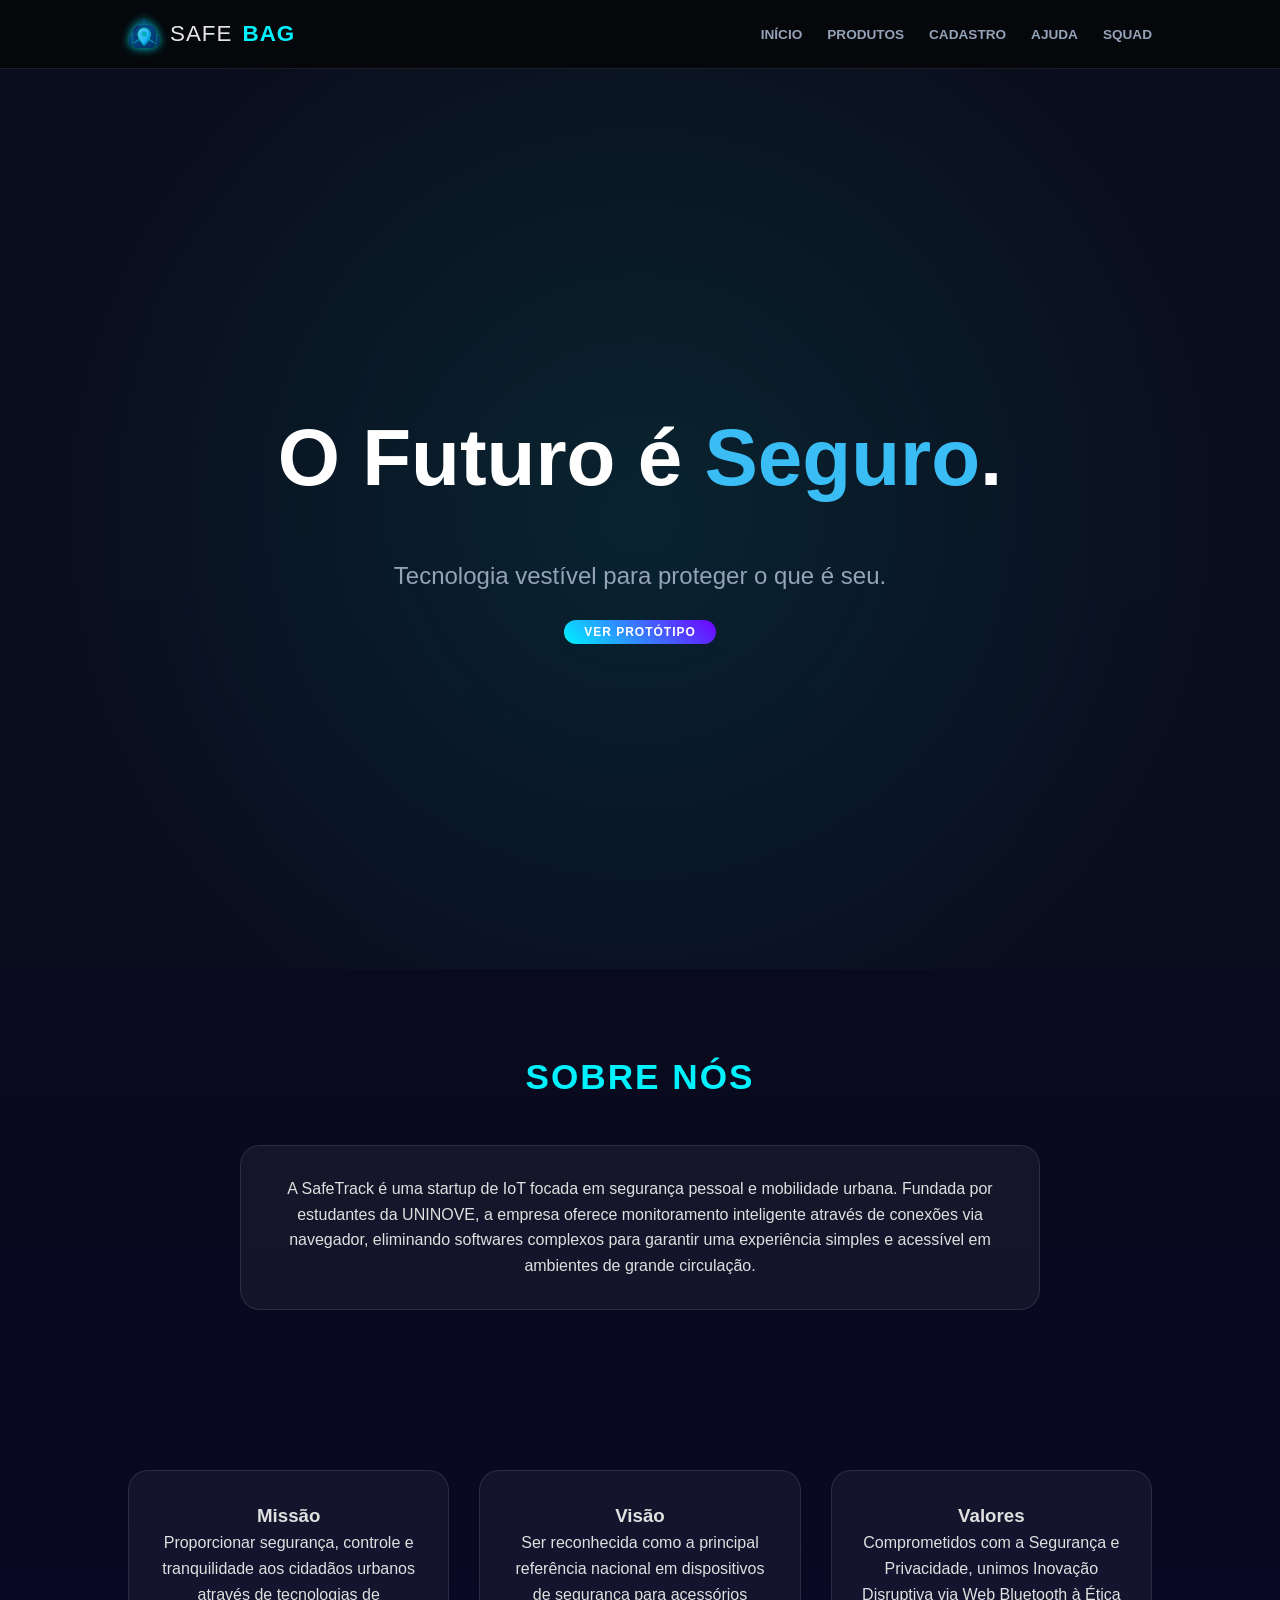
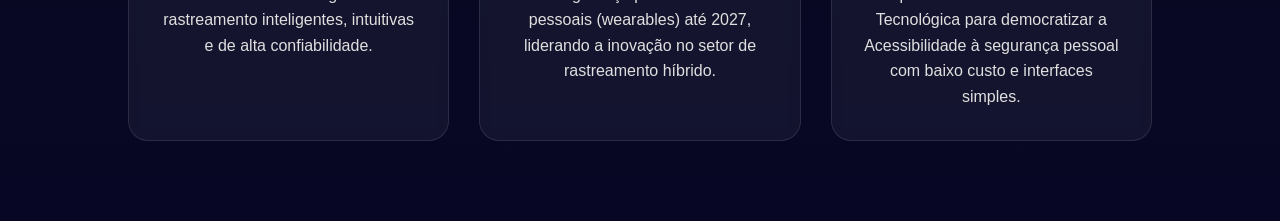
<file: index.html>
<!DOCTYPE html>
<html lang="pt-br">
<head>
    <meta charset="UTF-8">
    <title>SafeBag Tech | Inovação em Segurança</title>
    <link rel="stylesheet" href="style.css">
</head>
<body>
   <!-- mudei a logo pra link e coloquei a imagem certa tbm. 🌙 -->
    <nav>
        <a href="index.html" class="logo">
        <div class="logo">
            <img class="logo-icon" width="35" height="35" src="imagens/bolsa sem fundo.png">
            <span>SAFE</span>BAG
        </div>
        </a>
        <ul>
            <li><a href="index.html">Início</a></li>
            <li><a href="produtos.html">Produtos</a></li>
            <li><a href="cadastro.html">Cadastro</a></li>
            <li><a href="ajuda.html">Ajuda</a></li>
            <li><a href="acessofuncionario.html">Squad</a></li>
        </ul>
    </nav>


    <header class="hero-section">
        <div class="hero-content">
            <h1 class="hero-title">O Futuro é <span class="highlight">Seguro</span>.</h1>
            <p class="hero-subtitle">Tecnologia vestível para proteger o que é seu.</p>
            <button class="btn" onclick="location.href='produtos.html'">Ver Protótipo</button>
        </div>
    </header>

    <section id="historia">
        <h2> Sobre Nós </h2>
        <div class="glass-card" style="max-width: 800px; margin: 0 auto;">
            <p> A SafeTrack é uma startup de IoT focada em segurança pessoal e mobilidade urbana. Fundada por estudantes da UNINOVE, 
                a empresa oferece monitoramento inteligente através de conexões via navegador, eliminando softwares complexos para 
                garantir uma experiência simples e acessível em ambientes de grande circulação. </p>
        </div>
    </section>

    <section id="mvv">
        <div style="display: grid; grid-template-columns: repeat(auto-fit, minmax(250px, 1fr)); gap: 30px;">
            <div class="glass-card">
                <h3>Missão</h3>
                <p>Proporcionar segurança, controle e tranquilidade aos cidadãos urbanos através de tecnologias de rastreamento inteligentes,
                   intuitivas e de alta confiabilidade.</p>
            </div>
            <div class="glass-card">
                <h3>Visão</h3>
                <p>Ser reconhecida como a principal referência nacional em dispositivos de segurança para acessórios pessoais (wearables) 
                   até 2027, liderando a inovação no setor de rastreamento híbrido.</p>
            </div>
            <div class="glass-card">
                <h3>Valores</h3>
                <p>Comprometidos com a Segurança e Privacidade, unimos Inovação Disruptiva via Web Bluetooth à Ética Tecnológica
                   para democratizar a Acessibilidade à segurança pessoal com baixo custo e interfaces simples.</p>
            </div>
        </div>
    </section>
</body>
</html>
</file>
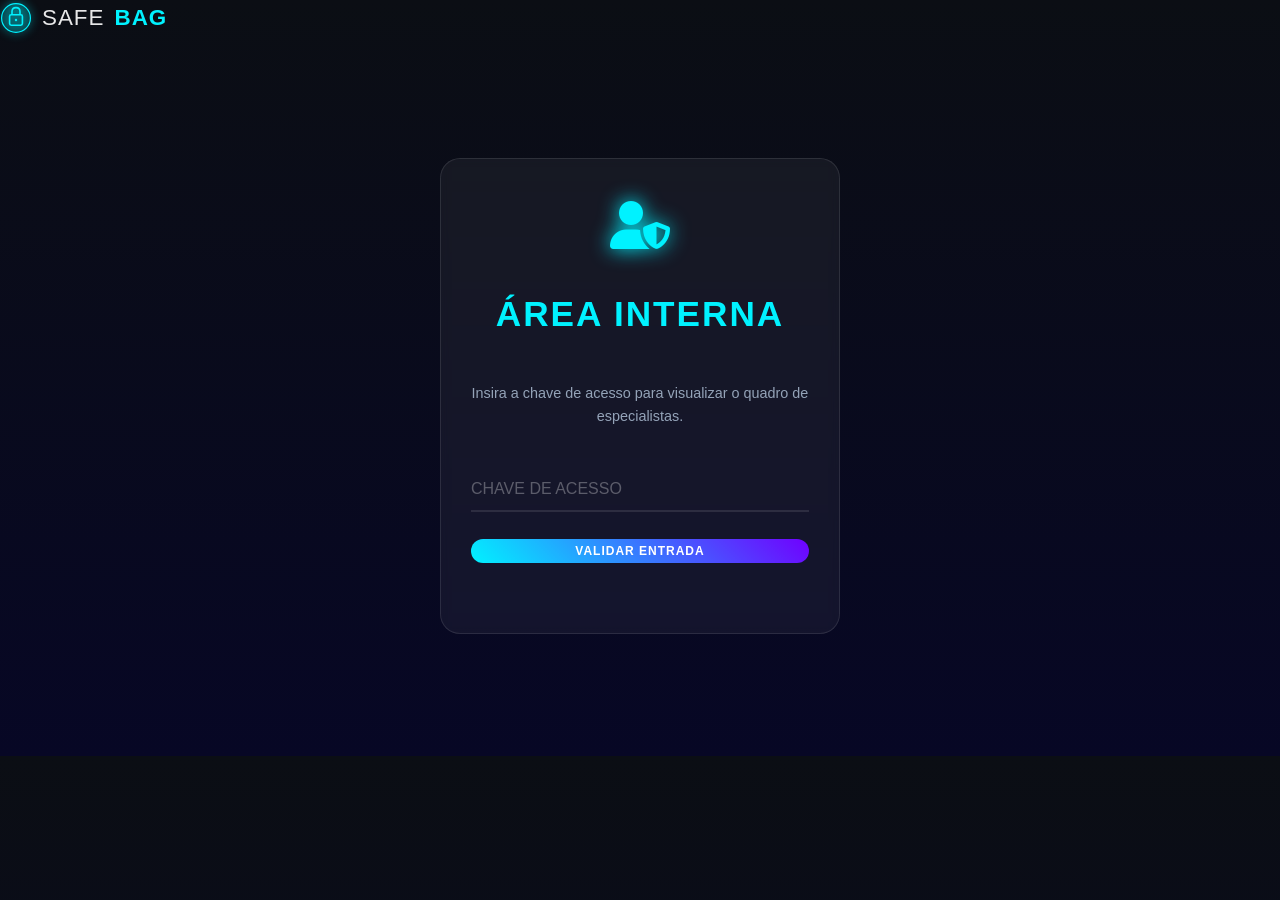
<file: acessofuncionario.html>
<!DOCTYPE html>
<html lang="pt-br">
<head>
    <meta charset="UTF-8">
    <title>Acesso Restrito | IntelPack</title>
    <link rel="stylesheet" href="style.css"> <!-- Link para o seu CSS atual -->
    <link rel="stylesheet" href="https://cdnjs.cloudflare.com/ajax/libs/font-awesome/6.0.0/css/all.min.css">
    <style>
        .login-container {
            height: 80vh;
            display: flex;
            justify-content: center;
            align-items: center;
        }
        .login-box {
            width: 100%;
            max-width: 400px;
            text-align: center;
        }
        .lock-icon {
            font-size: 3rem;
            color: var(--primary);
            margin-bottom: 20px;
            filter: drop-shadow(0 0 10px var(--primary));
        }
        .error-msg {
            color: #ff4d4d;
            font-size: 0.8rem;
            margin-top: -15px;
            margin-bottom: 15px;
            display: none;
            font-weight: bold;
        }
    </style>
</head>
<body>
    <navegation>
        <div class="logo">
            <svg class="logo-icon" width="35" height="35" viewBox="0 0 40 40" fill="none" xmlns="http://www.w3.org/2000/svg">
                <circle cx="20" cy="20" r="18" fill="rgba(0, 242, 255, 0.1)" stroke="#00f2ff" stroke-width="1.5"/>
                <rect x="12" y="16" width="16" height="13" rx="2" stroke="#00f2ff" stroke-width="2"/>
                <path d="M15 16V12C15 9 17 7 20 7C23 7 25 9 25 12V16" stroke="#00f2ff" stroke-width="2"/>
                <circle cx="20" cy="22.5" r="1.5" fill="#00f2ff"/>
            </svg>
            <span>SAFE</span>BAG
        </div>
    </navegation>

    <section class="login-container">
        <div class="login-box glass-card">
            <div class="lock-icon">
                <i class="fas fa-user-shield"></i>
            </div>
            <h2>Área Interna</h2>
            <p style="color: var(--text-muted); margin-bottom: 30px; font-size: 0.9rem;">
                Insira a chave de acesso para visualizar o quadro de especialistas.
            </p>

            <div class="dadoscadastro">
                <input type="password" id="accessKey" placeholder="CHAVE DE ACESSO" autocomplete="off">
                <div id="error" class="error-msg">Chave de acesso inválida.</div>
                <button class="btn" onclick="verifyAccess()" style="width: 100%;">Validar Entrada</button>
            </div>
        </div>
    </section>

    <script>
        function verifyAccess() {
            const key = document.getElementById('accessKey').value;
            const error = document.getElementById('error');
            
            // A SENHA PADRÃO ESTÁ AQUI: "equipe2024"
            const masterKey = "equipe2026"; 

            if (key === masterKey) {
                // Se correto, envia para a página da equipe
                window.location.href = "equipe.html";
            } else {
                error.style.display = "block";
                document.getElementById('accessKey').style.borderBottomColor = "#ff4d4d";
            }
        }

        // Permitir dar "Enter" no teclado para entrar
        document.getElementById('accessKey').addEventListener('keypress', function (e) {
            if (e.key === 'Enter') {
                verifyAccess();
            }
        });
    </script>
</body>
</html>
</file>
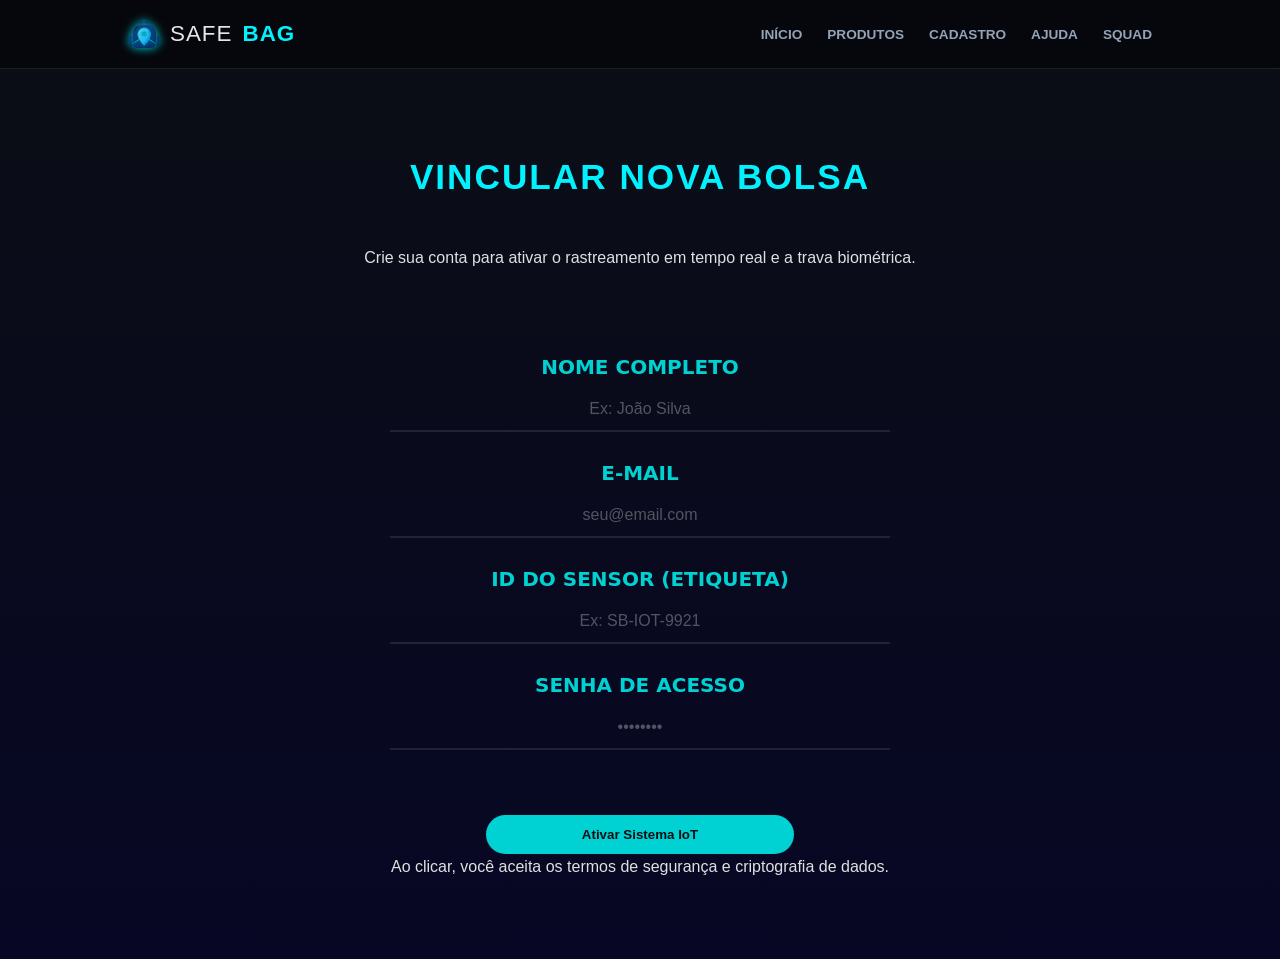
<file: cadastro.html>
<!DOCTYPE html>
<html lang="pt-br">
<head>
    <meta charset="UTF-8">
    <title>Suporte | SafeBag Tech</title>
    <link rel="stylesheet" href="style.css">
</head>
<body>
    <header>
<!-- mudei a logo pra link e coloquei a imagem certa tbm. 🌙 -->
    <nav>
       <a href="index.html" class="logo">
        <div class="logo">
            <img class="logo-icon" width="35" height="35" src="imagens/bolsa sem fundo.png">
            <span>SAFE</span>BAG
        </div>
        </a>
        <ul>
            <li><a href="index.html">Início</a></li>
            <li><a href="produtos.html">Produtos</a></li>
            <li><a href="cadastro.html">Cadastro</a></li>
            <li><a href="ajuda.html">Ajuda</a></li>
            <li><a href="acessofuncionario.html">Squad</a></li>
        </ul>
    </nav>
    </header>

    <main>
        <section class="conteudo-pagina">
            <div class="form-container">
                <h2>Vincular Nova Bolsa</h2>
                <p>Crie sua conta para ativar o rastreamento em tempo real e a trava biométrica.</p>
            

            <div class="pre-cadastro">
                <form>
                    <div class="dadoscadastro">
                       <label class="dadosletras">NOME COMPLETO</label>
                       <input class="centralizar" type="text" id="nome-user" placeholder="Ex: João Silva">
                       
                       <label class="dadosletras">E-MAIL</label>
                       <input class="centralizar" type="email" id="email-user" placeholder="seu@email.com">
                       
                       <label class="dadosletras">ID DO SENSOR (ETIQUETA)</label>
                       <input class="centralizar" type="text" id="id-sensor" placeholder="Ex: SB-IOT-9921">

                       <label class="dadosletras">SENHA DE ACESSO</label>
                       <input class="centralizar" type="password" id="senha-user" placeholder="••••••••">
                        </div>
                </form>

                <button class="btn-acao" onclick="realizarCadastro()">Ativar Sistema IoT</button>
                
                <p>Ao clicar, você aceita os termos de segurança e criptografia de dados.</p>
            </div>
        </section>
    </main>

    <script src="script.js"></script>
</body>
</html>
</file>
<file: style.css>
/* =========================================
   CONFIGURAÇÕES GLOBAIS E VARIÁVEIS
   ========================================= */
:root {
    --primary: #00f2ff;       /* Ciano Neon */
    --secondary: #7000ff;     /* Roxo Neon */
    --bg: #05070a;            /* Fundo Quase Preto */
    --card: rgba(255, 255, 255, 0.05); 
    --border: rgba(255, 255, 255, 0.1);
    --text-muted: #94a3b8;
}

* { 
    margin: 0; 
    padding: 0; 
    box-sizing: border-box; 
    font-family: 'Inter', sans-serif; 
}

body { 
    background-image: linear-gradient(#0b0e14, rgb(7, 7, 37));
    color: white; 
    line-height: 1.6; 
    overflow-x: hidden; 
}

/* =========================================
   NAVEGAÇÃO (STICKY + BLUR + LOGO)
   ========================================= */

/* CSS do header */

.hero-section {
    height: 100vh;
    display: flex;
    align-items: center;
    justify-content: center;
    text-align: center;
    background: radial-gradient(circle, rgba(0, 242, 255, 0.1) 0%, #0a0d1d 80%);
    padding: 0 20px;
}


.hero-title {
    font-family: 'Montserrat', sans-serif;
    font-weight: 700;
    font-size: 5rem;
    margin-bottom: 10px;
    color: #ffffff;
}


.highlight {
    color: #3abdf5;
}

.hero-content {
    display: flex;
    flex-direction: column;
    align-items: center;
}

.hero-subtitle {
    font-family: 'Open Sans', sans-serif;
    font-size: 1.5rem;
    color: #94a3b8;
    margin: 25px auto; 
    max-width: 600px;
    line-height: 1.6;
}


nav {
    display: flex; 
    justify-content: space-between; 
    align-items: center;
    padding: 1rem 10%; 
    background: rgba(5, 7, 10, 0.85);
    backdrop-filter: blur(12px); 
    -webkit-backdrop-filter: blur(12px);
    position: sticky; 
    top: 0; 
    z-index: 1000;
    border-bottom: 1px solid var(--border);
}

/* Container da Logo */
.logo { 
    display: flex;
    align-items: center;
    gap: 12px;
    font-size: 1.4rem; 
    font-weight: 800; 
    color: var(--primary); /* "BAG" herdará essa cor */
    text-transform: uppercase; 
    letter-spacing: 1px;
    transition: 0.3s ease;
    cursor: pointer;
    text-decoration: none;
}

.logo-icon {
    width: 32px;
    height: 32px;
    filter: drop-shadow(0 0 8px var(--primary));
    transition: 0.4s cubic-bezier(0.175, 0.885, 0.32, 1.275);
}

/* Animação ao passar o mouse na logo */
.logo:hover {
    transform: scale(1.03);
}

.logo:hover .logo-icon {
    transform: rotate(-10deg);
    filter: drop-shadow(0 0 15px var(--primary));
}

.logo span { 
    color: white; 
    opacity: 0.9; 
    font-weight: 300; /* SAFE (mais fino) */
}

/* Menu de Links */
nav ul { display: flex; list-style: none; gap: 25px; }

nav ul a { 
    color: var(--text-muted); 
    text-decoration: none; 
    font-size: 0.8rem; 
    font-weight: 600;
    text-transform: uppercase;
    transition: 0.3s; 
    position: relative;
    padding: 5px 0;
}

/* Linha animada que surge embaixo do link */
nav ul a::after {
    content: '';
    position: absolute;
    width: 0;
    height: 2px;
    bottom: 0;
    left: 0;
    background-color: var(--primary);
    box-shadow: 0 0 10px var(--primary);
    transition: 0.3s ease;
}

nav ul a:hover::after {
    width: 100%;
}

nav ul a:hover { 
    color: var(--primary); 
    text-shadow: 0 0 8px rgba(0, 242, 255, 0.5); 
}
/* =========================================
   ESTRUTURA DE SEÇÕES E CARDS
   ========================================= */
section { padding: 60px 10%; }

h2 { 
    font-size: 2.2rem; 
    margin-bottom: 40px; 
    text-align: center; 
    color: var(--primary); 
    text-transform: uppercase;
    letter-spacing: 2px;
}

.glass-card {
    background: var(--card); 
    border: 1px solid var(--border);
    border-radius: 20px; 
    padding: 25px; 
    transition: 0.4s cubic-bezier(0.175, 0.885, 0.32, 1.275);
}

.glass-card:hover { 
    border-color: var(--primary); 
    transform: translateY(-8px); 
    box-shadow: 0 10px 30px rgba(0, 242, 255, 0.1);
}

/* =========================================
   BOTÕES TÉCNICOS
   ========================================= */
.btn {
    padding: 12px 25px; 
    border-radius: 50px; 
    border: none;
    background: linear-gradient(45deg, var(--primary), var(--secondary));
    color: white; 
    font-weight: 800; 
    font-size: 0.75rem;
    text-transform: uppercase;
    letter-spacing: 1px;
    cursor: pointer; 
    transition: 0.3s;
}

.btn:hover { 
    box-shadow: 0 0 20px var(--primary); 
    transform: scale(1.05); 
}

/* =========================================
   GRID DA EQUIPE (CARDS PEQUENOS)
   ========================================= */
.team-grid {
    display: grid; 
    grid-template-columns: repeat(auto-fit, minmax(170px, 1fr));
    gap: 20px; 
}

.member-small {
    padding: 15px; 
    text-align: center; 
    background: var(--card);
    border-radius: 15px; 
    border: 1px solid var(--border);
    transition: 0.3s;
    display: flex;
    flex-direction: column;
    align-items: center;
}

.member-small:hover { 
    border-color: var(--primary); 
    background: rgba(255,255,255,0.08); 
}

.member-small img { 
    width: 55px; /* Avatar menor */
    height: 55px; 
    border-radius: 50%; 
    border: 2px solid var(--primary); 
    margin-bottom: 8px; 
}

.member-small h4 { 
    font-size: 0.85rem; 
    color: white; 
    margin-bottom: 2px;
}

.role-tag {
    font-size: 0.65rem;
    color: var(--primary);
    text-transform: uppercase;
    font-weight: 700;
    opacity: 0.8;
}

.member-links {
    margin-top: 10px;
    display: flex;
    gap: 12px;
    font-size: 0.9rem;
}

.member-links a { color: var(--text-muted); transition: 0.3s; }
.member-links a:hover { color: var(--primary); transform: scale(1.2); }

/* =========================================
   ÁREA DE PRODUTOS E PARCEIROS
   ========================================= */
/* Badge de Tecnologia */
.tech-badge {
    position: absolute; top: 15px; right: 15px;
    background: var(--primary); color: #000;
    font-size: 0.7rem; font-weight: 800;
    padding: 5px 12px; border-radius: 20px;
}

/* Grid de Produtos */
.products-grid {
    display: grid; grid-template-columns: repeat(auto-fit, minmax(300px, 1fr));
    gap: 30px; margin-top: 30px;
}

.product-item {
    position: relative; text-align: left; display: flex; flex-direction: column;
}

.product-item img {
    width: 100%; height: 200px; object-fit: cover;
    border-radius: 15px; margin-bottom: 20px; border: 1px solid var(--border);
}

.specs {
    list-style: none; margin: 20px 0; font-size: 0.85rem; color: #94a3b8;
}

.specs li { margin-bottom: 8px; }
.specs i { color: var(--primary); margin-right: 10px; }

/* Seção de Parceiros */
.partners-section {
    background: rgba(255, 255, 255, 0.02);
    border-top: 1px solid var(--border);
    padding: 60px 10%; text-align: center;
}

.partners-slider {
    display: flex; justify-content: space-around; align-items: center;
    flex-wrap: wrap; gap: 40px; margin-top: 40px; opacity: 0.6;
}

.partner-logo {
    font-size: 1.2rem; font-weight: 700; color: #fff; letter-spacing: 2px;
}
.partner-logo span { color: var(--primary); font-weight: 300; }

.partner-logo:hover { opacity: 1; transform: scale(1.1); transition: 0.3s; cursor: pointer; }
/* =========================================
   MASCOTE E AJUDA (ANIMAÇÕES)
   ========================================= */
.mascote-container { 
    display: flex; 
    flex-direction: column; 
    align-items: center; 
    margin-top: 30px;
}

#safebot {
    width: 120px;
    animation: floating 3s ease-in-out infinite;
    filter: drop-shadow(0 0 15px var(--primary));
    cursor: pointer;
}

.balao-fala {
    background: white; 
    color: #333; 
    padding: 8px 15px;
    border-radius: 12px 12px 12px 0; 
    font-size: 0.75rem;
    font-weight: 800; 
    margin-bottom: 20px;
    box-shadow: 0 5px 15px rgba(0,0,0,0.4);
}

@keyframes floating {
    0%, 100% { transform: translateY(0px); }
    50% { transform: translateY(-15px); }
}

/* =========================================
   FORMULÁRIOS E FAQ
   ========================================= */
.busca-cep { 
    display: flex; 
    gap: 10px; 
    margin: 20px 0; 
}

.busca-cep input {
    flex: 1; 
    padding: 10px; 
    border-radius: 8px; 
    border: 1px solid var(--border);
    background: rgba(255,255,255,0.05); 
    color: white; 
    outline: none;
}

.busca-cep input:focus { border-color: var(--primary); }

details { 
    background: var(--card); 
    padding: 15px; 
    border-radius: 12px; 
    margin-bottom: 10px; 
    border: 1px solid var(--border); 
}

summary { 
    font-weight: 700; 
    color: var(--primary); 
    cursor: pointer; 
    list-style: none;
}

/* =========================================
   FOOTER
   ========================================= */
footer {
    text-align: center;
    padding: 40px;
    border-top: 1px solid var(--border);
    color: var(--text-muted);
    font-size: 0.8rem;
}


/* modificação essa parte é o segundo CSS depois apagar coisas que não fazem sentido*/


.btn-acao {
    background: #00d2d3; color: #0b0e14; border: none;
    padding: 12px; width: 30%; border-radius: 100px;
    font-weight: 800; cursor: pointer;

}

.pre-cadastro {
    margin-top: 80px;
}

.centralizar {
    text-align: center;
    
}

.dadosletras {
    font-size: 20px;
    font-family:system-ui, -apple-system, BlinkMacSystemFont, 'Segoe UI', Roboto, Oxygen, Ubuntu, Cantarell, 'Open Sans', 'Helvetica Neue', sans-serif;
    color: #00d2d3;
    font-weight: bold;
    margin-bottom: 5px;
    display: block;
}

.dadoscadastro {
  width: 60%;
  margin: 0 auto;
}

.dadoscadastro input {
  width: 100%;
  padding: 8px 0;
  margin-bottom: 30px;

  border: none;
  border-bottom: 2px solid #00d2d3;

  background: transparent;
  outline: none;

  font-size: 1rem;

  box-shadow: none;
}

.dadoscadastro input:focus {
  border-bottom: 2px solid #00d2d3;
  box-shadow: none;
}

.dadoscadastro input:hover {
  box-shadow: none;
}

.dadoscadastro input::placeholder {
  color: rgba(255, 255, 255, 0.3);
}

body {
    background-image: linear-gradient(#0b0e14, rgb(7, 7, 37));
    color: #e0e0e0;
    overflow-x: hidden;
    text-align: center;
}
/* =========================================
   CONFIGURAÇÕES GLOBAIS E VARIÁVEIS
   ========================================= */
:root {
    --primary: #00f2ff;       
    --secondary: #7000ff;     
    --bg: #05070a;            
    --card: rgba(255, 255, 255, 0.05); 
    --border: rgba(255, 255, 255, 0.1);
    --text-muted: #94a3b8;
}

* { 
    margin: 0; 
    padding: 0; 
    box-sizing: border-box; 
    font-family: 'Inter', sans-serif, system-ui; 
}

/* =========================================
   NAVEGAÇÃO (CORREÇÃO DE ALINHAMENTO)
   ========================================= */
nav {
    display: flex; 
    justify-content: space-between; 
    align-items: center;
    padding: 1rem 10%; 
    background: rgba(5, 7, 10, 0.9);
    backdrop-filter: blur(12px); 
    position: sticky; 
    top: 0; 
    z-index: 1000;
    border-bottom: 1px solid var(--border);
}

.logo { 
    display: flex;
    align-items: center; /* Centraliza verticalmente ícone e texto */
    gap: 10px;
    font-size: 1.4rem; 
    font-weight: 800; 
    color: var(--primary); 
    text-transform: uppercase; 
    letter-spacing: 1px;
    cursor: pointer;
}

.logo-icon {
    display: block; /* Garante que o SVG se comporte como bloco no flex */
    filter: drop-shadow(0 0 5px var(--primary));
}

.logo span { 
    color: white; 
    font-weight: 300; 
}

nav ul { 
    display: flex; 
    list-style: none; 
    gap: 25px; 
}

nav ul a { 
    color: var(--text-muted); 
    text-decoration: none; 
    font-size: 0.85rem; 
    font-weight: 600;
    text-transform: uppercase;
    transition: 0.3s; 
    position: relative;
}

nav ul a:hover { 
    color: var(--primary); 
}

/* =========================================
   SEÇÕES E COMPONENTES
   ========================================= */
section { 
    padding: 80px 10%; 
}

h2 { 
    font-size: 2.2rem; 
    margin-bottom: 40px; 
    text-align: center; 
    color: var(--primary); 
    text-transform: uppercase;
    letter-spacing: 2px;
}

.glass-card {
    background: var(--card); 
    border: 1px solid var(--border);
    border-radius: 20px; 
    padding: 30px; 
    backdrop-filter: blur(5px);
    transition: 0.4s ease;
}

.glass-card:hover { 
    border-color: var(--primary); 
    transform: translateY(-5px); 
    box-shadow: 0 10px 30px rgba(0, 242, 255, 0.1);
}

.btn {
    padding: 5px 20px; 
    border-radius: 50px; 
    border: none;
    background: linear-gradient(45deg, var(--primary), var(--secondary));
    color: white; 
    font-weight: 800; 
    text-transform: uppercase;
    letter-spacing: 1px;
    cursor: pointer; 
    transition: 0.3s;
}

.btn:hover { 
    box-shadow: 0 0 20px rgba(0, 242, 255, 0.4); 
    transform: scale(1.05); 
}

/* =========================================
   FORMULÁRIOS (PADRONIZADO)
   ========================================= */
.dadoscadastro {
    width: 100%;
    max-width: 500px;
    margin: 40px auto;
}

.dadoscadastro input {
    width: 100%;
    padding: 12px 0;
    margin-bottom: 25px;
    border: none;
    border-bottom: 2px solid var(--border);
    background: transparent;
    color: white;
    outline: none;
    transition: 0.3s;
}

.dadoscadastro input:focus {
    border-bottom-color: var(--primary);
}


@keyframes floating {
    0%, 100% { transform: translateY(0px); }
    50% { transform: translateY(-10px); }
}

footer {
    text-align: center;
    padding: 40px;
    border-top: 1px solid var(--border);
    color: var(--text-muted);
}
</file>
